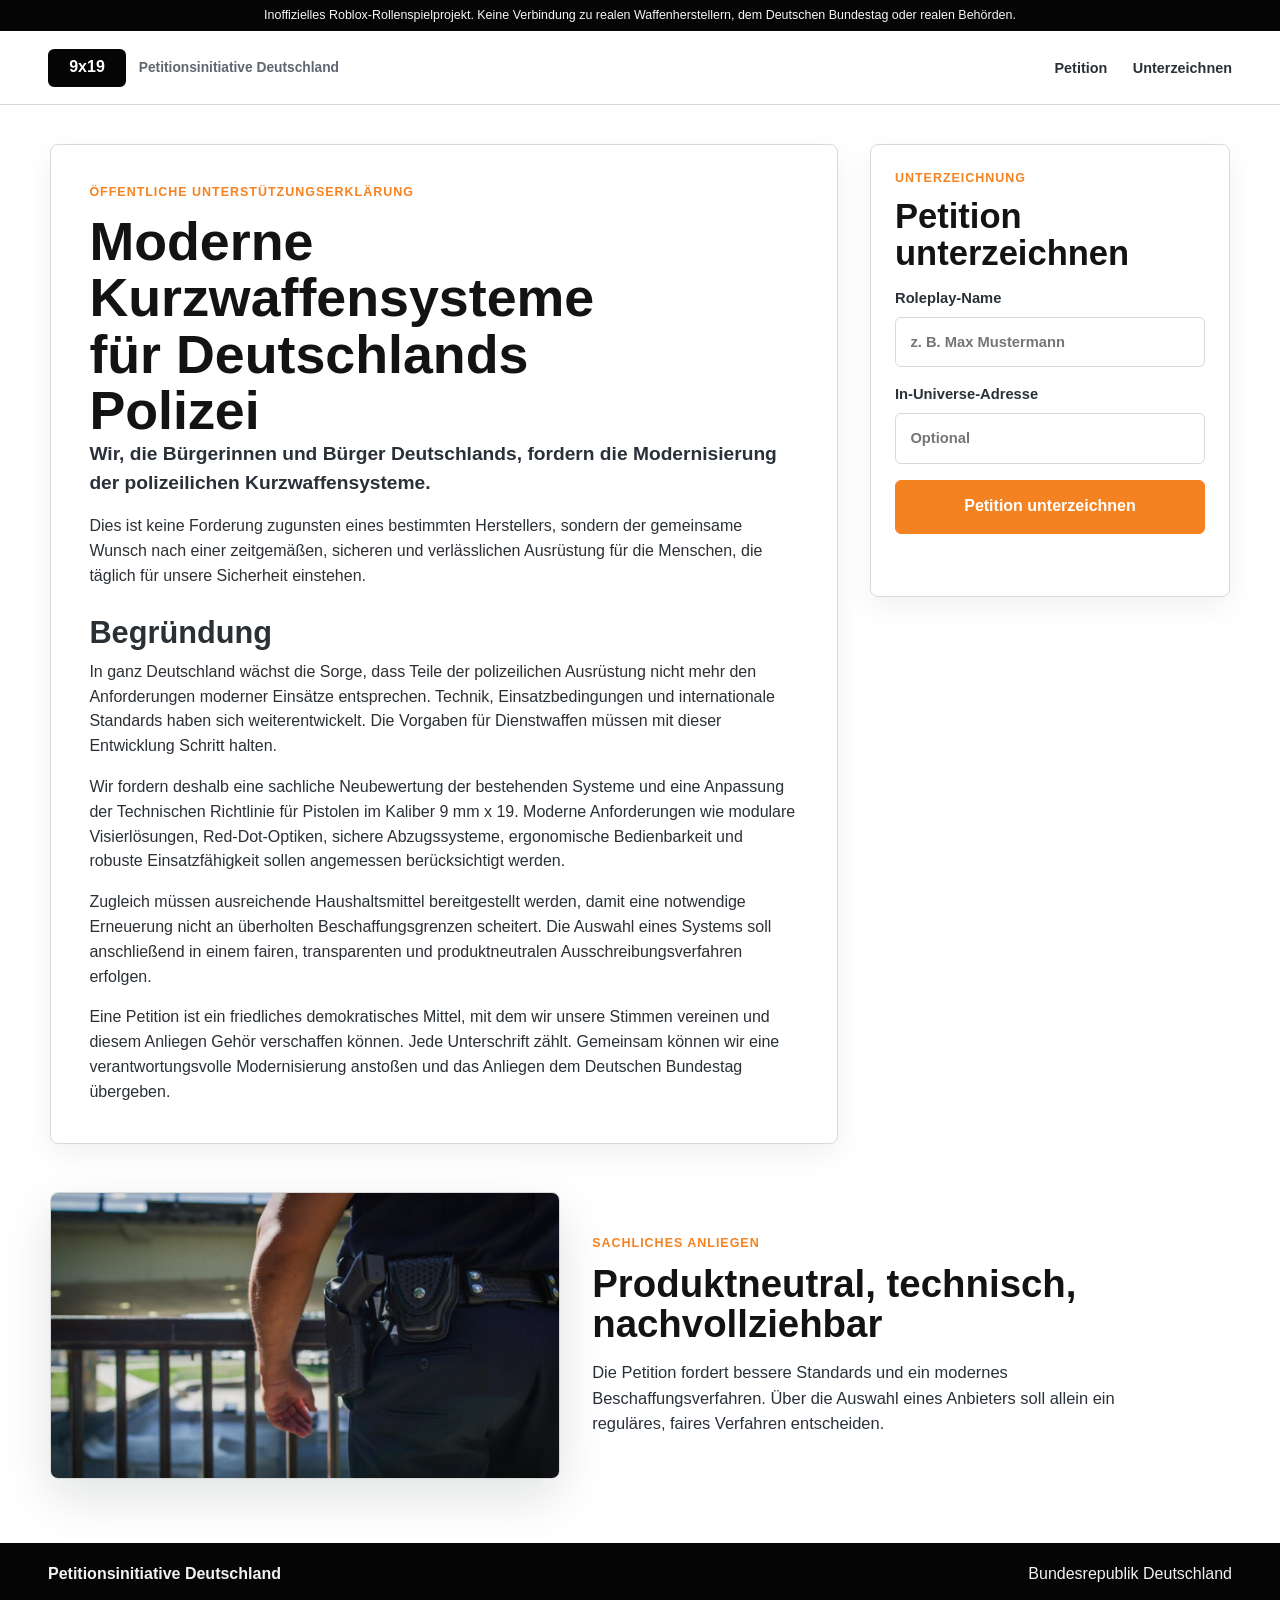
<file: index.html>
<!doctype html>
<html lang="de">
  <head>
    <meta charset="utf-8" />
    <meta name="viewport" content="width=device-width, initial-scale=1" />
    <title>Petition zur Modernisierung der Polizeiausrüstung</title>
    <meta name="description" content="Petition zur Modernisierung der polizeilichen Kurzwaffensysteme in Deutschland." />
    <link rel="stylesheet" href="styles.css" />
  </head>
  <body>
    <div class="notice">
      Inoffizielles Roblox-Rollenspielprojekt. Keine Verbindung zu realen Waffenherstellern,
      dem Deutschen Bundestag oder realen Behörden.
    </div>

    <header class="site-header">
      <a class="brand" href="index.html" aria-label="Zur Petition">
        <span class="brand-mark">9x19</span>
        <span class="brand-subline">Petitionsinitiative Deutschland</span>
      </a>
      <nav class="site-nav" aria-label="Hauptnavigation">
        <a href="#petition">Petition</a>
        <a href="#unterzeichnen">Unterzeichnen</a>
      </nav>
    </header>

    <main>
      <section class="petition-layout" id="petition">
        <article class="petition-document">
          <p class="document-label">Öffentliche Unterstützungserklärung</p>
          <h1>Moderne Kurzwaffensysteme für Deutschlands Polizei</h1>

          <div class="petition-copy">
            <p class="petition-opening">
              Wir, die Bürgerinnen und Bürger Deutschlands, fordern die Modernisierung
              der polizeilichen Kurzwaffensysteme.
            </p>
            <p>
              Dies ist keine Forderung zugunsten eines bestimmten Herstellers, sondern
              der gemeinsame Wunsch nach einer zeitgemäßen, sicheren und verlässlichen
              Ausrüstung für die Menschen, die täglich für unsere Sicherheit einstehen.
            </p>

            <h2>Begründung</h2>
            <p>
              In ganz Deutschland wächst die Sorge, dass Teile der polizeilichen
              Ausrüstung nicht mehr den Anforderungen moderner Einsätze entsprechen.
              Technik, Einsatzbedingungen und internationale Standards haben sich
              weiterentwickelt. Die Vorgaben für Dienstwaffen müssen mit dieser
              Entwicklung Schritt halten.
            </p>
            <p>
              Wir fordern deshalb eine sachliche Neubewertung der bestehenden Systeme
              und eine Anpassung der Technischen Richtlinie für Pistolen im Kaliber
              9 mm x 19. Moderne Anforderungen wie modulare Visierlösungen,
              Red-Dot-Optiken, sichere Abzugssysteme, ergonomische Bedienbarkeit und
              robuste Einsatzfähigkeit sollen angemessen berücksichtigt werden.
            </p>
            <p>
              Zugleich müssen ausreichende Haushaltsmittel bereitgestellt werden, damit
              eine notwendige Erneuerung nicht an überholten Beschaffungsgrenzen
              scheitert. Die Auswahl eines Systems soll anschließend in einem fairen,
              transparenten und produktneutralen Ausschreibungsverfahren erfolgen.
            </p>
            <p>
              Eine Petition ist ein friedliches demokratisches Mittel, mit dem wir
              unsere Stimmen vereinen und diesem Anliegen Gehör verschaffen können.
              Jede Unterschrift zählt. Gemeinsam können wir eine verantwortungsvolle
              Modernisierung anstoßen und das Anliegen dem Deutschen Bundestag
              übergeben.
            </p>
          </div>
        </article>

        <aside class="sign-card" id="unterzeichnen">
          <div class="section-heading">
            <p class="eyebrow">Unterzeichnung</p>
            <h2>Petition unterzeichnen</h2>
          </div>
          <form class="petition-form" id="petitionForm" autocomplete="off">
            <label for="rpName">
              Roleplay-Name
              <input id="rpName" name="rpName" type="text" maxlength="60" placeholder="z. B. Max Mustermann" required />
            </label>
            <label for="rpAddress">
              In-Universe-Adresse
              <input id="rpAddress" name="rpAddress" type="text" maxlength="100" placeholder="Optional" />
            </label>
            <button class="sign-button" id="signButton" type="submit">Petition unterzeichnen</button>
            <p class="form-message" id="formMessage" role="status"></p>
          </form>
        </aside>
      </section>

      <section class="evidence-band" aria-label="Ausrüstung der Polizei">
        <figure>
          <img
            src="./polizei-holster.png"
            alt="Dienstliche Ausrüstung am Holster"
            width="1280"
            height="640"
            loading="eager"
            decoding="async"
            onerror="this.hidden=true; this.parentElement.classList.add('image-unavailable')"
          />
        </figure>
        <div>
          <p class="eyebrow">Sachliches Anliegen</p>
          <h2>Produktneutral, technisch, nachvollziehbar</h2>
          <p>
            Die Petition fordert bessere Standards und ein modernes
            Beschaffungsverfahren. Über die Auswahl eines Anbieters soll allein ein
            reguläres, faires Verfahren entscheiden.
          </p>
        </div>
      </section>
    </main>

    <footer class="site-footer">
      <p>Petitionsinitiative Deutschland</p>
      <span>Bundesrepublik Deutschland</span>
    </footer>
    <script src="config.js?v=3"></script>
    <script src="petition-v3.js"></script>
  </body>
</html>
</file>
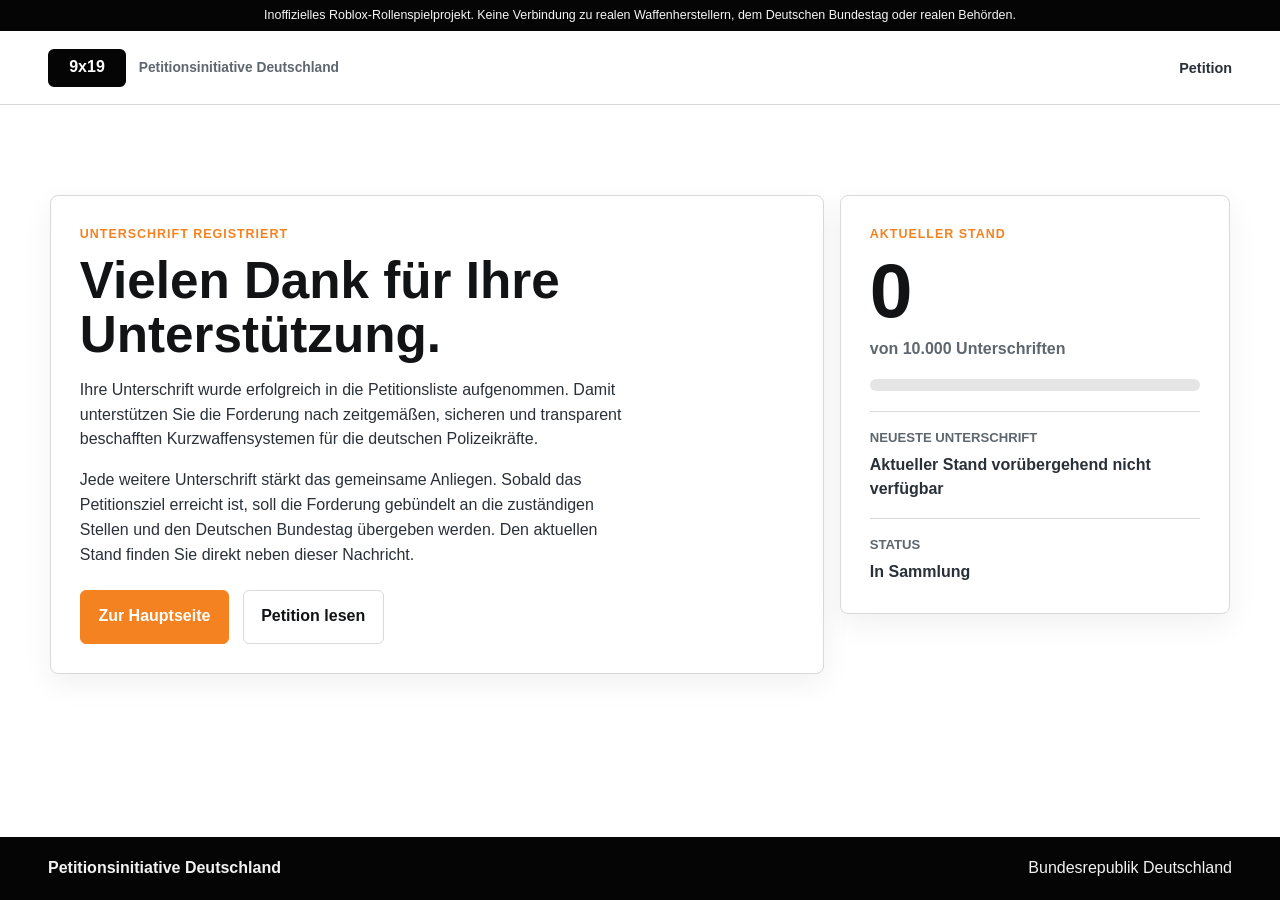
<file: ergebnis.html>
<!doctype html>
<html lang="de">
  <head>
    <meta charset="utf-8" />
    <meta name="viewport" content="width=device-width, initial-scale=1" />
    <title>Vielen Dank für Ihre Unterschrift</title>
    <meta name="description" content="Aktueller Stand der Petition zur Modernisierung der Polizeiausrüstung." />
    <link rel="stylesheet" href="styles.css" />
  </head>
  <body class="result-page">
    <div class="notice">
      Inoffizielles Roblox-Rollenspielprojekt. Keine Verbindung zu realen Waffenherstellern,
      dem Deutschen Bundestag oder realen Behörden.
    </div>
    <header class="site-header">
      <a class="brand" href="index.html" aria-label="Zur Petition">
        <span class="brand-mark">9x19</span>
        <span class="brand-subline">Petitionsinitiative Deutschland</span>
      </a>
      <nav class="site-nav" aria-label="Hauptnavigation">
        <a href="index.html">Petition</a>
      </nav>
    </header>

    <main class="result-main">
      <section class="result-section" aria-live="polite">
        <div class="thanks-section">
          <p class="eyebrow">Unterschrift registriert</p>
          <h1 id="thanksTitle">Vielen Dank.</h1>
          <p>
            Ihre Unterschrift wurde erfolgreich in die Petitionsliste aufgenommen.
            Damit unterstützen Sie die Forderung nach zeitgemäßen, sicheren und
            transparent beschafften Kurzwaffensystemen für die deutschen Polizeikräfte.
          </p>
          <p>
            Jede weitere Unterschrift stärkt das gemeinsame Anliegen. Sobald das
            Petitionsziel erreicht ist, soll die Forderung gebündelt an die zuständigen
            Stellen und den Deutschen Bundestag übergeben werden. Den aktuellen Stand
            finden Sie direkt neben dieser Nachricht.
          </p>
          <div class="thanks-actions">
            <a class="primary-link" href="https://mikemilkers1-wq.github.io/GLOCK/">Zur Hauptseite</a>
            <a class="secondary-link" href="index.html">Petition lesen</a>
          </div>
        </div>

        <aside class="stats-panel">
          <p class="panel-label">Aktueller Stand</p>
          <div class="stat-number" id="signatureCount">0</div>
          <p class="stat-caption">von 10.000 Unterschriften</p>
          <div class="progress-track" aria-label="Fortschritt zum Petitionsziel">
            <span id="progressFill"></span>
          </div>
          <dl class="stat-list">
            <div>
              <dt>Neueste Unterschrift</dt>
              <dd id="newestSigner">Noch keine Eintragung</dd>
            </div>
            <div>
              <dt>Status</dt>
              <dd id="petitionStatus">In Sammlung</dd>
            </div>
          </dl>
        </aside>
      </section>
    </main>

    <footer class="site-footer">
      <p>Petitionsinitiative Deutschland</p>
      <span>Bundesrepublik Deutschland</span>
    </footer>
    <script src="config.js?v=3"></script>
    <script src="ergebnis-v3.js"></script>
  </body>
</html>
</file>
<file: styles.css>
:root {
  color-scheme: light;
  --ink: #111315;
  --muted: #5e666e;
  --paper: #ffffff;
  --surface: #ffffff;
  --line: #d9d9d9;
  --black: #050505;
  --red: #f58220;
  --red-dark: #d96808;
  --steel: #293038;
  --green: #16794b;
  --shadow: 0 18px 50px rgba(12, 15, 18, 0.12);
}

* {
  box-sizing: border-box;
}

html {
  scroll-behavior: smooth;
}

body {
  margin: 0;
  background: var(--paper);
  color: var(--ink);
  font-family: Arial, Helvetica, sans-serif;
  line-height: 1.55;
}

a {
  color: inherit;
}

img {
  display: block;
  width: 100%;
  height: 100%;
  object-fit: cover;
}

.notice {
  background: var(--black);
  color: #f6f6f6;
  font-size: 0.78rem;
  line-height: 1.35;
  padding: 0.45rem 1rem;
  text-align: center;
}

.site-header {
  position: sticky;
  top: 0;
  z-index: 10;
  display: flex;
  align-items: center;
  justify-content: space-between;
  gap: 1rem;
  min-height: 74px;
  padding: 0.9rem clamp(1rem, 4vw, 3rem);
  background: rgba(255, 255, 255, 0.96);
  border-bottom: 1px solid var(--line);
  backdrop-filter: blur(16px);
}

.brand {
  display: inline-flex;
  align-items: center;
  gap: 0.8rem;
  text-decoration: none;
}

.brand-mark {
  display: inline-grid;
  place-items: center;
  min-width: 78px;
  height: 38px;
  padding: 0 0.8rem;
  color: #fff;
  background: var(--black);
  border: 2px solid var(--black);
  border-radius: 6px;
  font-weight: 900;
  letter-spacing: 0;
}

.brand-subline {
  color: var(--muted);
  font-size: 0.86rem;
  font-weight: 700;
}

.site-nav {
  display: flex;
  align-items: center;
  gap: clamp(0.8rem, 2vw, 1.6rem);
  font-size: 0.9rem;
  font-weight: 700;
}

.site-nav a {
  color: var(--steel);
  text-decoration: none;
}

.site-nav a:hover,
.site-nav a:focus-visible {
  color: var(--red);
}

main {
  width: min(1180px, calc(100% - 2rem));
  margin: 0 auto;
}

.petition-layout {
  display: grid;
  grid-template-columns: minmax(0, 1fr) minmax(300px, 360px);
  gap: clamp(1rem, 2.5vw, 2rem);
  align-items: start;
  min-height: calc(100vh - 112px);
  padding: clamp(1.2rem, 3vw, 2.4rem) 0 clamp(2rem, 4vw, 3rem);
}

.petition-document,
.sign-card,
.stats-panel,
.thanks-section {
  background: var(--surface);
  border: 1px solid var(--line);
  border-radius: 8px;
  box-shadow: 0 10px 30px rgba(14, 18, 22, 0.06);
}

.petition-document {
  padding: clamp(1.25rem, 3vw, 2.4rem);
}

.document-label,
.eyebrow,
.panel-label {
  margin: 0 0 0.65rem;
  color: var(--red);
  font-size: 0.78rem;
  font-weight: 800;
  letter-spacing: 0.08em;
  text-transform: uppercase;
}

h1,
h2 {
  margin: 0;
  line-height: 1.05;
  letter-spacing: 0;
}

h1 {
  max-width: 18ch;
  overflow-wrap: anywhere;
  font-size: clamp(2.25rem, 4.2vw, 4.35rem);
}

h2 {
  font-size: clamp(1.7rem, 3vw, 2.6rem);
}

.lead {
  max-width: 62ch;
  margin: 1.1rem 0 1.5rem;
  color: var(--steel);
  font-size: clamp(1rem, 1.35vw, 1.16rem);
  font-weight: 700;
}

.petition-copy {
  display: grid;
  gap: 1rem;
  color: #2b3035;
}

.petition-copy p {
  margin: 0;
}

.petition-copy h2 {
  margin: 0.8rem 0 -0.35rem;
  font-size: clamp(1.45rem, 2.4vw, 2rem);
}

.petition-opening {
  color: var(--steel);
  font-size: clamp(1.08rem, 1.5vw, 1.25rem);
  font-weight: 800;
}

.sign-card {
  position: sticky;
  top: 96px;
  padding: clamp(1.1rem, 3vw, 1.5rem);
}

.section-heading {
  margin-bottom: 1rem;
}

.section-heading h2 {
  font-size: clamp(1.55rem, 2.7vw, 2.2rem);
}

.petition-form {
  display: grid;
  gap: 1rem;
}

.petition-form label {
  display: grid;
  gap: 0.45rem;
  color: var(--steel);
  font-size: 0.92rem;
  font-weight: 800;
}

.petition-form input {
  width: 100%;
  min-height: 48px;
  padding: 0.8rem 0.9rem;
  color: var(--ink);
  background: #ffffff;
  border: 1px solid var(--line);
  border-radius: 6px;
  font: inherit;
  font-weight: 600;
}

.petition-form input:focus {
  border-color: var(--red);
  outline: 3px solid rgba(245, 130, 32, 0.18);
}

.sign-button,
.primary-link,
.secondary-link {
  display: inline-flex;
  align-items: center;
  justify-content: center;
  min-height: 48px;
  padding: 0.85rem 1.1rem;
  border-radius: 6px;
  font: inherit;
  font-weight: 800;
  text-decoration: none;
}

.sign-button,
.primary-link {
  color: #fff;
  background: var(--red);
  border: 1px solid var(--red);
}

.sign-button {
  width: 100%;
  cursor: pointer;
}

.sign-button:hover,
.primary-link:hover {
  background: var(--red-dark);
  border-color: var(--red-dark);
}

.secondary-link {
  color: var(--ink);
  background: transparent;
  border: 1px solid var(--line);
}

.secondary-link:hover {
  border-color: var(--ink);
}

.form-message {
  min-height: 1.4rem;
  margin: 0;
  color: var(--muted);
  font-weight: 700;
}

.form-message.is-error {
  color: var(--red-dark);
}

.form-message.is-success {
  color: var(--green);
}

.evidence-band {
  display: grid;
  grid-template-columns: minmax(280px, 0.8fr) minmax(0, 1fr);
  gap: clamp(1rem, 3vw, 2rem);
  align-items: center;
  padding: 0 0 clamp(2rem, 5vw, 4rem);
}

.evidence-band figure {
  position: relative;
  min-height: 260px;
  aspect-ratio: 16 / 9;
  margin: 0;
  overflow: hidden;
  border: 1px solid var(--line);
  border-radius: 8px;
  box-shadow: var(--shadow);
}

.evidence-band figure.image-unavailable {
  display: grid;
  place-items: center;
  background:
    linear-gradient(135deg, transparent 0 48%, rgba(255, 255, 255, 0.12) 48% 52%, transparent 52%),
    var(--black);
}

.evidence-band figure.image-unavailable::after {
  content: "9×19";
  color: var(--red);
  font-size: clamp(2.8rem, 8vw, 6rem);
  font-weight: 900;
  line-height: 1;
}

.evidence-band p:not(.eyebrow) {
  max-width: 58ch;
  margin: 1rem 0 0;
  color: var(--steel);
  font-size: 1.03rem;
}

.result-section {
  display: grid;
  grid-template-columns: minmax(0, 1fr) minmax(300px, 390px);
  gap: 1rem;
  align-items: start;
  padding: 0 0 clamp(2.5rem, 6vw, 5rem);
}

.result-page {
  min-height: 100vh;
  display: flex;
  flex-direction: column;
}

.result-main {
  flex: 1;
  width: min(1180px, calc(100% - 2rem));
  padding: clamp(2rem, 7vw, 6rem) 0;
}

.result-main .result-section {
  padding: 0;
}

.thanks-section h1 {
  max-width: 100%;
  font-size: clamp(2.1rem, 4vw, 3.5rem);
}

.thanks-section,
.stats-panel {
  padding: clamp(1.2rem, 3vw, 1.8rem);
}

.thanks-section p:not(.eyebrow) {
  max-width: 62ch;
  margin: 1rem 0 0;
  color: var(--steel);
}

.thanks-actions {
  display: flex;
  flex-wrap: wrap;
  gap: 0.85rem;
  margin-top: 1.4rem;
}

.stat-number {
  color: var(--ink);
  font-size: clamp(2.8rem, 7vw, 4.8rem);
  font-weight: 900;
  line-height: 0.96;
}

.stat-caption {
  margin: 0.55rem 0 1.1rem;
  color: var(--muted);
  font-weight: 700;
}

.progress-track {
  width: 100%;
  height: 12px;
  overflow: hidden;
  background: #e5e5e5;
  border-radius: 999px;
}

.progress-track span {
  display: block;
  width: 0%;
  height: 100%;
  background: var(--red);
  border-radius: inherit;
  transition: width 240ms ease;
}

.stat-list {
  display: grid;
  gap: 1rem;
  margin: 1.25rem 0 0;
}

.stat-list div {
  padding-top: 1rem;
  border-top: 1px solid var(--line);
}

.stat-list dt {
  color: var(--muted);
  font-size: 0.82rem;
  font-weight: 800;
  text-transform: uppercase;
}

.stat-list dd {
  margin: 0.25rem 0 0;
  color: var(--steel);
  font-weight: 800;
}

.is-hidden {
  display: none;
}

.site-footer {
  display: flex;
  align-items: center;
  justify-content: space-between;
  gap: 1rem;
  padding: 1.2rem clamp(1rem, 4vw, 3rem);
  color: #f2f2f2;
  background: var(--black);
}

.site-footer p {
  margin: 0;
  font-weight: 800;
}

.site-footer a {
  color: #fff;
  font-weight: 800;
}

@media (max-width: 860px) {
  .site-header {
    position: static;
    align-items: flex-start;
    flex-direction: column;
  }

  .site-nav {
    width: 100%;
    justify-content: space-between;
  }

  .petition-layout,
  .evidence-band,
  .result-section {
    grid-template-columns: 1fr;
  }

  .petition-layout {
    min-height: auto;
  }

  .sign-card {
    position: static;
  }

  h1 {
    max-width: 14ch;
  }
}

@media (max-width: 520px) {
  main {
    width: min(100% - 1rem, 1180px);
  }

  .brand {
    align-items: flex-start;
    flex-direction: column;
    gap: 0.45rem;
  }

  .site-nav {
    flex-wrap: wrap;
    justify-content: flex-start;
  }

  .evidence-band figure {
    min-height: 210px;
  }

  .thanks-actions {
    flex-direction: column;
  }

  .primary-link,
  .secondary-link {
    width: 100%;
  }

  .site-footer {
    align-items: flex-start;
    flex-direction: column;
  }
}
</file>
